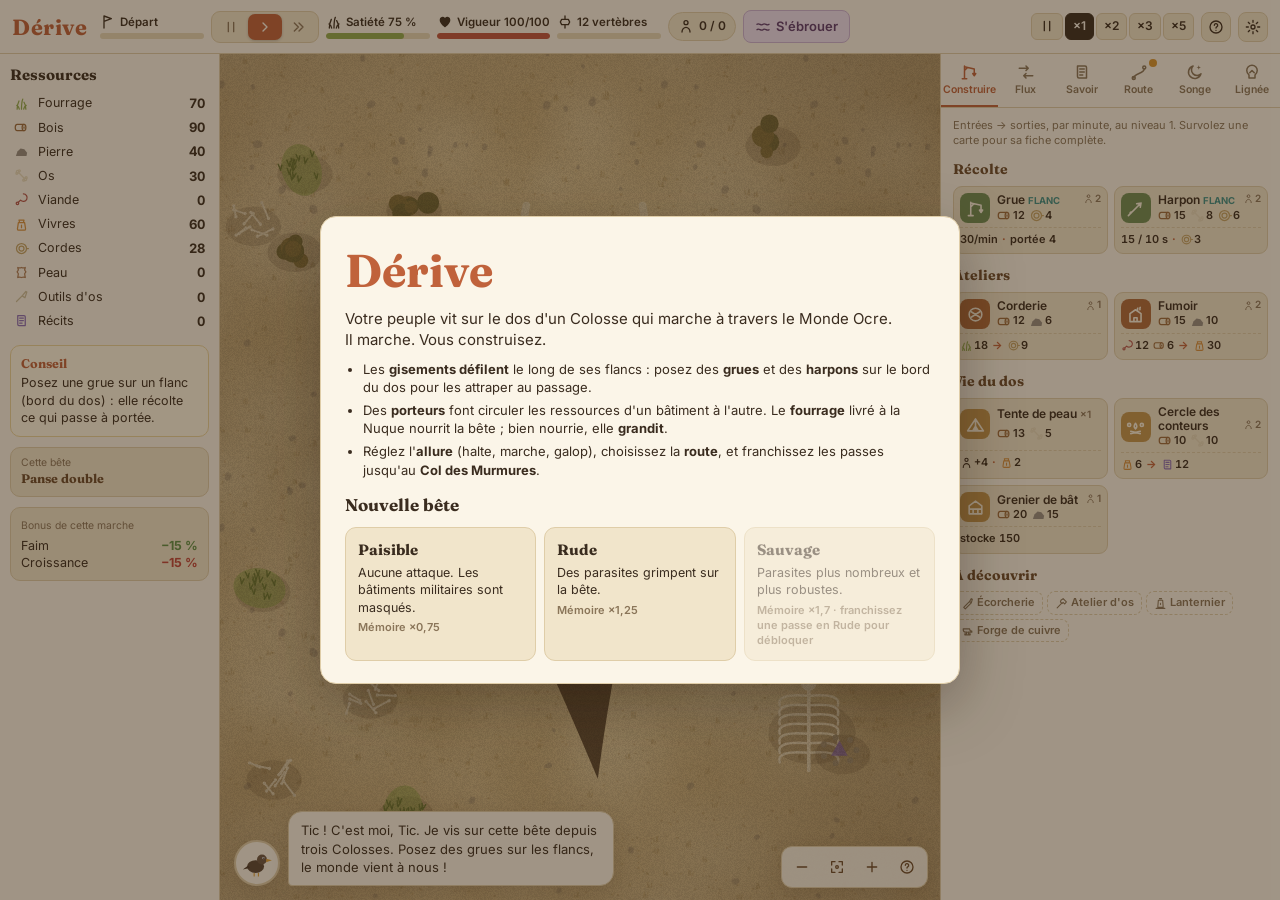
<file: index.html>
<!doctype html>
<html lang="fr">
<head>
  <meta charset="utf-8">
  <meta name="viewport" content="width=device-width, initial-scale=1">
  <title>Dérive</title>
  <link rel="preconnect" href="https://fonts.googleapis.com">
  <link href="https://fonts.googleapis.com/css2?family=Fraunces:opsz,wght@9..144,500;9..144,700&family=Inter:wght@400;500;600;700&display=swap" rel="stylesheet">
  <link rel="stylesheet" href="css/style.css">
</head>
<body>
  <div id="app">
    <header id="topbar"></header>
    <aside id="left">
      <div id="resources"></div>
      <div id="hint"></div>
    </aside>
    <main id="center">
      <canvas id="map"></canvas>
      <div id="toasts"></div>
      <div id="tic"><div class="tic-bird" aria-hidden="true"></div><div class="tic-text"></div></div>
      <div id="botbar" class="hidden">Mode Bot actif <button class="btn sm" data-action="bot">Reprendre la main</button></div>
      <div id="cine"></div>
    </main>
    <aside id="right">
      <nav id="tabs"></nav>
      <div id="panel"></div>
      <div id="selection" class="hidden"></div>
    </aside>
  </div>
  <div id="modal-root"></div>
  <div id="tooltip"></div>

  <!-- Scripts classiques (sans module) : le jeu fonctionne aussi en ouvrant index.html directement. -->
  <script src="js/core/util.js"></script>
  <script src="js/data/resources.js"></script>
  <script src="js/data/buildings.js"></script>
  <script src="js/data/progression.js"></script>
  <script src="js/data/lore.js"></script>
  <script src="js/data/events.js"></script>
  <script src="js/data/saga.js"></script>
  <script src="js/ui/icons.js"></script>
  <script src="js/core/mods.js"></script>
  <script src="js/core/state.js"></script>
  <script src="js/core/beast.js"></script>
  <script src="js/core/route.js"></script>
  <script src="js/core/world.js"></script>
  <script src="js/core/economy.js"></script>
  <script src="js/core/logistics.js"></script>
  <script src="js/core/defense.js"></script>
  <script src="js/core/logic.js"></script>
  <script src="js/core/chronicle.js"></script>
  <script src="js/core/saga.js"></script>
  <script src="js/core/bot.js"></script>
  <script src="js/ui/lore.js"></script>
  <script src="js/ui/info.js"></script>
  <script src="js/ui/render.js"></script>
  <script src="js/ui/ui.js"></script>
  <script src="js/main.js"></script>
</body>
</html>
</file>
<file: css/style.css>
/* Dérive : papier, sable, ocre et encre brune. */
:root {
  --paper: #f3e9d4;
  --panel: #fbf5e8;
  --panel2: #f1e5cb;
  --line: #dfcda8;
  --ink: #3a2c1f;
  --muted: #8a7559;
  --accent: #c0623b;
  --accent2: #3f8f86;
  --good: #5f8f45;
  --bad: #c0443a;
  --warn: #d9952f;
  --gold: #e3b14a;
  --shadow: 0 6px 20px rgba(70, 45, 20, 0.16);
  --r: 10px;
}
* { box-sizing: border-box; }
html, body { margin: 0; height: 100%; overflow: hidden; background: var(--paper); color: var(--ink); font: 13px/1.4 Inter, system-ui, sans-serif; }
button { font: inherit; color: inherit; cursor: pointer; }
h1, h2, h3, h4 { font-family: Fraunces, Georgia, serif; font-weight: 700; margin: 0; }
.hidden { display: none !important; }
.muted { color: var(--muted); }
.small { font-size: 12px; }
.ic { width: 16px; height: 16px; vertical-align: -3px; flex: none; }
.ri { display: inline-flex; }
.ri .ic { width: 15px; height: 15px; }

#app { display: grid; grid-template-columns: 220px 1fr 340px; grid-template-rows: auto 1fr; height: 100vh; }
#topbar { grid-column: 1 / 4; display: flex; align-items: center; gap: 10px; padding: 7px 12px; background: var(--panel); border-bottom: 1px solid var(--line); flex-wrap: wrap; min-height: 54px; }
#left { background: var(--panel); border-right: 1px solid var(--line); overflow-y: auto; padding: 10px; }
#center { position: relative; overflow: hidden; background: #d8c497; }
#right { background: var(--panel); border-left: 1px solid var(--line); display: flex; flex-direction: column; min-height: 0; }
#map { display: block; width: 100%; height: 100%; cursor: crosshair; }

/* Barre du haut */
.brand { display: flex; flex-direction: column; margin-right: 6px; }
.brand b { font-family: Fraunces, serif; font-size: 22px; line-height: 1; color: var(--accent); letter-spacing: 0.5px; }
.brand small { color: var(--muted); font-size: 11px; }
.tb-block { min-width: 104px; }
@media (max-width: 1500px) { .pace span { display: none; } #topbar { gap: 7px; } .brand small { display: none; } }
.tb-block .lbl { font-size: 11.5px; font-weight: 600; white-space: nowrap; display: flex; align-items: center; gap: 4px; }
.bar { height: 6px; background: #e6d7b6; border-radius: 4px; overflow: hidden; margin-top: 3px; }
.bar i { display: block; height: 100%; background: var(--accent2); border-radius: 4px; transition: width .3s; }
.bar.food i { background: #93ab4f; } .bar.vig i { background: #c0533f; } .bar.grow i { background: #c9a35a; }
.bar.step i { background: #8b6db5; } .bar.bad i { background: var(--bad); }
.paces { display: flex; background: var(--panel2); border-radius: 9px; padding: 2px; border: 1px solid var(--line); }
.pace { display: flex; align-items: center; gap: 4px; padding: 5px 9px; border: 0; background: none; border-radius: 7px; font-weight: 600; font-size: 12px; color: var(--muted); }
.pace.on { background: var(--accent); color: #fff8ec; box-shadow: 0 1px 3px rgba(0,0,0,.2); }
.chip { display: inline-flex; align-items: center; gap: 5px; padding: 5px 9px; border-radius: 20px; background: var(--panel2); border: 1px solid var(--line); font-weight: 600; font-size: 12px; white-space: nowrap; }
.chip.bad { background: #f6d9cf; border-color: #e3a291; color: #8e2e22; }
.chip.warn { background: #fbe8c4; border-color: #e5bf72; color: #7a5212; animation: pulse 1s infinite alternate; }
@keyframes pulse { to { box-shadow: 0 0 0 3px rgba(217,149,47,.25); } }
.speeds { display: flex; gap: 2px; margin-left: auto; }
.spd { border: 1px solid var(--line); background: var(--panel2); border-radius: 6px; padding: 4px 7px; font-weight: 600; font-size: 12px; }
.spd.on { background: var(--ink); color: var(--panel); border-color: var(--ink); }

/* Boutons */
.btn { display: inline-flex; align-items: center; justify-content: center; gap: 5px; border: 1px solid var(--line); background: var(--panel2); border-radius: 8px; padding: 6px 11px; font-weight: 600; }
.btn:hover:not(:disabled) { border-color: var(--accent); }
.btn:disabled { opacity: .45; cursor: default; }
.btn.primary { background: var(--accent); color: #fff8ec; border-color: #a5522f; }
.btn.danger { color: var(--bad); }
.btn.sm { padding: 3px 8px; font-size: 12px; }
.btn.wide { width: 100%; margin-top: 8px; }
.btn.icon { padding: 6px; }
.btn.shake { background: #efe0f2; border-color: #cdb2d6; color: #5d3a6c; }

/* Gauche */
#left h3 { font-size: 15px; margin-bottom: 6px; }
.res { display: grid; grid-template-columns: 18px 1fr auto; column-gap: 6px; align-items: center; padding: 3px 4px; border-radius: 6px; }
.res:hover { background: var(--panel2); }
.res .n { font-size: 12.5px; } .res b { font-variant-numeric: tabular-nums; }
.res small { grid-column: 2 / 4; text-align: right; font-size: 10.5px; color: var(--muted); margin-top: -3px; }
.res small.pos { color: var(--good); } .res small.neg { color: var(--bad); }
.advice { margin-top: 12px; padding: 9px 10px; background: #fff7e3; border: 1px solid #ecd59c; border-radius: var(--r); font-size: 12.5px; }
.advice b { display: block; font-family: Fraunces, serif; color: var(--accent); margin-bottom: 2px; }

.mutation, .timed { margin-top: 10px; padding: 8px 10px; border: 1px solid var(--line); border-radius: var(--r); background: var(--panel2); font-size: 12.5px; }
.mutation small, .timed small { color: var(--muted); }
.mutation small { display: block; }
.mutation b { font-family: Fraunces, serif; color: #6b4a2b; }
.timed ul { margin: 3px 0 0; padding: 0; list-style: none; }
.timed li { display: flex; justify-content: space-between; gap: 6px; }
.choice-cost { display: flex; gap: 5px; }

/* Droite */
#tabs { display: grid; grid-template-columns: repeat(6, 1fr); border-bottom: 1px solid var(--line); }
.tab { position: relative; border: 0; background: none; padding: 9px 1px 7px; display: flex; flex-direction: column; align-items: center; gap: 2px; font-size: 10.5px; font-weight: 600; color: var(--muted); border-bottom: 2px solid transparent; }
.tab.on { color: var(--accent); border-bottom-color: var(--accent); }
.tab .ic { width: 18px; height: 18px; }
.tab .dot { position: absolute; top: 5px; right: 10px; width: 8px; height: 8px; border-radius: 50%; background: var(--warn); }
#panel { flex: 1; overflow-y: auto; padding: 10px 12px; min-height: 0; }
#panel h4 { font-size: 14px; margin: 12px 0 6px; color: #6b4a2b; }
#panel h4:first-child { margin-top: 0; }
.cards { display: grid; grid-template-columns: 1fr 1fr; gap: 6px; }
.card { display: grid; grid-template-columns: 30px 1fr; grid-template-rows: auto auto auto; column-gap: 7px; align-items: center; text-align: left; padding: 6px; border: 1px solid var(--line); background: var(--panel2); border-radius: 9px; }
.card:hover { border-color: var(--accent); }
.card.on { border-color: var(--accent); box-shadow: 0 0 0 2px rgba(192,98,59,.25); background: #fff4e2; }
.card.poor { opacity: .6; }
.card .ci { grid-row: 1 / 3; }
.card .cn small { font-size: 10px; color: var(--muted); font-weight: 600; }
.card .cn .jb { float: right; display: inline-flex; align-items: center; gap: 1px; }
.card .cn .jb .ic { width: 11px; height: 11px; }
.card .cf { grid-column: 1 / 3; margin-top: 4px; padding-top: 4px; border-top: 1px dashed var(--line); }
.card .cn { font-weight: 600; font-size: 12px; line-height: 1.15; }
.card .cn em { font-style: normal; font-size: 9.5px; color: var(--accent2); font-weight: 700; text-transform: uppercase; }
.card .cc { display: flex; flex-wrap: wrap; gap: 4px; }
.ci { display: inline-flex; align-items: center; justify-content: center; width: 30px; height: 30px; border-radius: 8px; color: #fbf3e1; }
.ci .ic { width: 19px; height: 19px; }
.cat-recolte { background: #6f8d55; } .cat-atelier { background: #b06a3b; } .cat-vie { background: #c3954d; } .cat-defense { background: #874538; } .cat-base { background: #6a4f86; }
.cost { display: inline-flex; align-items: center; gap: 1px; font-size: 11px; font-weight: 600; }
.cost.miss { color: var(--bad); }
.placing { padding: 7px 9px; background: #eaf2dc; border: 1px solid #bcd39b; border-radius: 8px; margin-bottom: 8px; display: flex; justify-content: space-between; align-items: flex-start; gap: 6px; }
.placing small { display: block; color: #5d6f47; font-size: 10.5px; margin-top: 3px; }
.placing .pl1 { display: flex; flex-wrap: wrap; align-items: center; gap: 6px; }
.placing .cc { display: inline-flex; gap: 4px; }
.recits { display: flex; align-items: center; gap: 6px; font-size: 14px; padding: 6px 9px; background: var(--panel2); border-radius: 8px; margin-bottom: 6px; }
.tech { display: flex; justify-content: space-between; align-items: center; gap: 8px; padding: 7px 9px; border: 1px solid var(--line); border-radius: 9px; margin-bottom: 5px; background: var(--panel2); }
.tech p { margin: 2px 0 0; font-size: 11.5px; color: var(--muted); }
.tech.done { opacity: .6; } .tech.locked { opacity: .5; }
.tech.ready { border-color: #c9a35a; background: #fff6df; }
.tech.key { border-left: 3px solid var(--gold); }
.tech .ok { color: var(--good); font-weight: 700; }
.routemap { display: flex; align-items: center; gap: 3px; overflow-x: auto; padding: 6px 0 8px; }
.rl { display: flex; flex-direction: column; gap: 5px; }
.rarrow { color: var(--line); font-size: 18px; }
.rn { display: flex; flex-direction: column; align-items: center; width: 52px; padding: 5px 2px; border: 1px solid var(--line); border-radius: 9px; background: var(--panel2); font-size: 9.5px; font-weight: 600; color: var(--muted); }
.rn .ic { width: 18px; height: 18px; }
.rn.past { opacity: .4; }
.rn.cur { background: var(--accent); color: #fff8ec; border-color: #a5522f; }
.rn.opt { border-color: var(--accent2); color: var(--ink); box-shadow: 0 0 0 2px rgba(63,143,134,.18); }
.rn.chosen { background: var(--accent2); color: #fff; }
.req { display: flex; flex-direction: column; gap: 4px; }
.rq { padding: 5px 8px; border-radius: 7px; background: var(--panel2); border: 1px solid var(--line); font-size: 12px; }
.rq.ok { border-color: #a9c88a; background: #eef5e2; }
.rq .bar { margin-top: 4px; }
.market { display: flex; flex-direction: column; gap: 4px; }
.offer { display: flex; align-items: center; gap: 4px; padding: 5px 8px; background: var(--panel2); border-radius: 7px; font-weight: 600; }
.offer .btn { margin-left: auto; } .offer.used { opacity: .5; }
.plist { margin: 4px 0; padding-left: 18px; font-size: 12px; }
.plist li { margin-bottom: 3px; }

#selection { border-top: 1px solid var(--line); padding: 10px 12px; background: #f7eedb; max-height: 46%; overflow-y: auto; }
.selh { display: flex; gap: 9px; align-items: flex-start; }
.selh > div { flex: 1; }
.selh .x { border: 0; background: none; font-size: 20px; line-height: 1; color: var(--muted); }
.tags { display: flex; flex-wrap: wrap; gap: 4px; margin: 6px 0; }
.tags span { font-size: 10.5px; padding: 2px 7px; border-radius: 10px; background: #f4dfc8; color: #7c4a26; font-weight: 600; }
.status { margin: 5px 0; font-size: 12px; font-weight: 600; padding: 4px 8px; border-radius: 6px; background: #fbe8c4; color: #7a5212; }
.status.st-faim, .status.st-munitions, .status.st-ruine { background: #f6d9cf; color: #8e2e22; }
.status.st-plein { background: #dce9f3; color: #2e5677; }
.stock { display: flex; flex-wrap: wrap; align-items: center; gap: 6px; margin: 4px 0; font-size: 12px; }
.stock small { color: var(--muted); width: 48px; }
.stock span { display: inline-flex; align-items: center; gap: 2px; font-weight: 600; }
.filter { display: flex; flex-wrap: wrap; align-items: center; gap: 3px; margin: 6px 0; }
.filter small { color: var(--muted); width: 48px; font-size: 12px; }
.filter .btn.on { background: var(--accent2); color: #fff; border-color: var(--accent2); }
.acts { display: flex; flex-wrap: wrap; gap: 6px; margin-top: 8px; }

/* Carte : superpositions */
#toasts { position: absolute; top: 10px; left: 50%; transform: translateX(-50%); display: flex; flex-direction: column; gap: 6px; align-items: center; pointer-events: none; z-index: 5; }
.toast { background: var(--panel); border: 1px solid var(--line); padding: 7px 13px; border-radius: 20px; box-shadow: var(--shadow); font-weight: 600; transition: opacity .5s, transform .5s; }
.toast.good { border-color: #a9c88a; } .toast.bad { border-color: #e3a291; color: #8e2e22; }
.toast.out { opacity: 0; transform: translateY(-8px); }
#tic { position: absolute; left: 14px; bottom: 14px; display: flex; align-items: flex-end; gap: 8px; max-width: 380px; opacity: 0; transform: translateY(10px); transition: opacity .4s, transform .4s; pointer-events: none; z-index: 4; }
#tic.show { opacity: 1; transform: none; }
.tic-bird { width: 46px; height: 46px; flex: none; border-radius: 50%; background: #fbf5e8 url("data:image/svg+xml,%3Csvg xmlns='http://www.w3.org/2000/svg' viewBox='0 0 48 48'%3E%3Cellipse cx='22' cy='29' rx='12' ry='9' fill='%235a4636'/%3E%3Ccircle cx='31' cy='19' r='7' fill='%236b5442'/%3E%3Cpath d='M37 18l8 2-8 3z' fill='%23e3a43a'/%3E%3Ccircle cx='33' cy='17' r='1.6' fill='%23fff'/%3E%3Ccircle cx='33.4' cy='17.2' r='.8' fill='%23111'/%3E%3Cpath d='M12 27l-8 6 10-2z' fill='%234a382a'/%3E%3Cpath d='M20 38v5M26 38v5' stroke='%23e3a43a' stroke-width='1.6'/%3E%3C/svg%3E") center/80% no-repeat; border: 2px solid var(--line); box-shadow: var(--shadow); }
.tic-text { background: var(--panel); border: 1px solid var(--line); border-radius: 14px 14px 14px 4px; padding: 9px 12px; box-shadow: var(--shadow); font-size: 13px; }
#botbar { position: absolute; top: 10px; right: 10px; background: #2f3a4a; color: #fff; padding: 6px 10px; border-radius: 8px; display: flex; gap: 8px; align-items: center; font-weight: 600; z-index: 5; }
#botbar .btn { color: var(--ink); }
#cine { position: absolute; inset: 0; display: flex; align-items: center; justify-content: center; pointer-events: none; opacity: 0; transition: opacity 1s; background: linear-gradient(transparent, rgba(40,25,10,.45), transparent); z-index: 6; }
#cine.show { opacity: 1; }
#cine div { text-align: center; color: #fff8ec; text-shadow: 0 2px 12px rgba(0,0,0,.5); }
#cine h1 { font-size: 54px; }
#cine small { text-transform: uppercase; letter-spacing: 3px; font-weight: 700; }
#cine p { font-size: 18px; margin: 4px 0 0; }

/* Fenêtres */
.modal-bg { position: fixed; inset: 0; background: rgba(50, 32, 15, .45); display: flex; align-items: center; justify-content: center; z-index: 20; padding: 16px; }
.modal { background: var(--panel); border-radius: 16px; padding: 22px 24px; width: 460px; max-width: 100%; max-height: 92vh; overflow-y: auto; box-shadow: 0 20px 60px rgba(40,25,10,.35); border: 1px solid var(--line); }
.modal.wide { width: 640px; }
.modal h1 { font-size: 46px; color: var(--accent); }
.modal h2 { font-size: 24px; margin-bottom: 6px; }
.modal h3 { font-size: 17px; margin: 14px 0 8px; }
.modal .lead { font-size: 15px; margin: 4px 0 10px; }
.modal .big { font-size: 20px; font-weight: 700; display: flex; align-items: center; gap: 6px; color: #6b4a2b; }
.modal .big .ic { width: 24px; height: 24px; }
.howto { padding-left: 18px; margin: 6px 0; } .howto li { margin-bottom: 5px; }
.choices { display: grid; grid-template-columns: repeat(auto-fit, minmax(170px, 1fr)); gap: 8px; margin-top: 10px; }
.choice { display: flex; flex-direction: column; gap: 4px; text-align: left; padding: 11px 12px; border: 1px solid var(--line); background: var(--panel2); border-radius: 11px; }
.choice:hover:not(:disabled) { border-color: var(--accent); background: #fff4e2; }
.choice b { font-family: Fraunces, serif; font-size: 15px; }
.choice span { font-size: 12.5px; }
.choice em { font-style: normal; font-size: 11px; color: var(--muted); font-weight: 600; }
.choice.risky { border-color: #e3a291; } .choice.risky em { color: var(--bad); }
.choice.locked { opacity: .5; cursor: default; }
.row { display: flex; gap: 8px; align-items: center; margin: 8px 0; }

#tooltip { position: fixed; z-index: 30; pointer-events: none; display: none; background: #3a2c1f; color: #f8eedb; padding: 6px 9px; border-radius: 7px; font-size: 12px; max-width: 280px; box-shadow: var(--shadow); }
#tooltip.rich { background: var(--panel); color: var(--ink); border: 1px solid var(--line); padding: 9px 11px; width: 310px; max-width: 310px; max-height: calc(100vh - 16px); overflow: hidden; border-radius: 10px; box-shadow: 0 10px 34px rgba(50,30,10,.28); }
#tooltip.rich small { color: var(--muted); }
.tt-h { display: flex; gap: 8px; align-items: flex-start; }
.tt-h b { font-family: Fraunces, serif; font-size: 15px; }
.tt-h p { margin: 1px 0 0; font-size: 11.5px; color: var(--muted); }
.tt-f { margin: 6px 0 0; font-family: Fraunces, serif; font-style: italic; font-size: 12px; color: #7a5a3a; }
.tt-s { margin-top: 7px; padding-top: 5px; border-top: 1px solid var(--line); }
.tt-s > small { display: block; font-weight: 700; font-size: 10.5px; text-transform: uppercase; letter-spacing: .4px; margin-bottom: 2px; }
.tt-s > small i { font-style: normal; font-weight: 500; text-transform: none; letter-spacing: 0; }
.tt-r { display: grid; grid-template-columns: 18px 1fr auto; column-gap: 5px; align-items: center; font-size: 12px; }
.tt-r b { font-variant-numeric: tabular-nums; }
.tt-r em { grid-column: 2 / 4; font-style: normal; font-size: 10.5px; color: var(--muted); margin-top: -2px; }
.tt-r.miss b { color: var(--bad); }
.tt-p { margin: 2px 0 0; font-size: 11.5px; }
.tt-c { display: flex; flex-wrap: wrap; gap: 3px; margin-top: 3px; }
.tt-c span { display: inline-flex; align-items: center; gap: 2px; padding: 1px 6px; background: var(--panel2); border-radius: 8px; font-size: 11px; font-weight: 600; }
.tt-lock { margin-top: 6px; padding: 4px 7px; background: #f4e3d2; color: #7a4a26; border-radius: 6px; font-size: 11.5px; font-weight: 600; }
.tt-st { margin: 3px 0; font-size: 11.5px; font-weight: 700; color: #8e5a12; }

/* Débits */
.legend { margin: 0 0 8px; font-size: 11px; color: var(--muted); }
.cf { display: flex; flex-wrap: wrap; align-items: center; gap: 4px; font-size: 11px; font-weight: 600; font-variant-numeric: tabular-nums; }
.cf span { display: inline-flex; align-items: center; gap: 1px; }
.cf i { font-style: normal; color: var(--accent); font-weight: 700; }
.cf .ic, .fl .ic, .nextlv .ic { width: 13px; height: 13px; }
.lockedb { display: flex; flex-wrap: wrap; gap: 4px; }
.lockedb span { display: inline-flex; align-items: center; gap: 3px; padding: 3px 7px; border: 1px dashed var(--line); border-radius: 8px; font-size: 11px; color: var(--muted); font-weight: 600; }
.lockedb .ic { width: 13px; height: 13px; }
.fl { display: flex; flex-wrap: wrap; align-items: center; gap: 7px; margin: 3px 0; font-size: 12px; font-weight: 600; }
.fl small { color: var(--muted); width: 58px; font-weight: 500; }
.fl span { display: inline-flex; align-items: center; gap: 2px; }
.fl em { font-style: normal; font-weight: 500; font-size: 10.5px; color: var(--muted); margin-left: 3px; }
.cad { display: grid; grid-template-columns: 58px 1fr auto; align-items: center; gap: 6px; margin: 5px 0; font-size: 12px; }
.cad small { color: var(--muted); } .cad .bar { margin: 0; } .cad b { color: #a77a18; }
.bar.gold i { background: linear-gradient(90deg, #d9a93a, #f2c14e); }
.nextlv { margin-top: 7px; padding: 5px 8px; background: #fff7e3; border: 1px dashed #e0c98f; border-radius: 7px; }
.nextlv small { color: #8a6a2a; font-weight: 700; font-size: 11px; }
.nextlv div { display: flex; flex-wrap: wrap; gap: 6px; font-size: 11.5px; font-weight: 600; margin-top: 1px; }
.nextlv span { display: inline-flex; align-items: center; gap: 2px; }
.timed .pos { color: var(--good); } .timed .neg { color: var(--bad); }
.timed li span { color: inherit; }

/* Onglet Flux */
.flux-top { display: grid; grid-template-columns: 1.4fr 1fr 1fr; gap: 6px; margin-bottom: 6px; }
.flux-top > div { background: var(--panel2); border: 1px solid var(--line); border-radius: 9px; padding: 6px 8px; }
.flux-top small { display: block; color: var(--muted); font-size: 10.5px; }
.flux-top b { font-family: Fraunces, serif; font-size: 18px; }
.ftable { display: flex; flex-direction: column; gap: 3px; }
.fh, .fr-row { display: grid; grid-template-columns: 1fr 44px 54px 64px; align-items: center; gap: 4px; font-size: 11.5px; }
.fh { color: var(--muted); font-size: 10.5px; }
.fh span:nth-child(n+2), .fr-row > span:nth-child(n+2) { text-align: right; }
.fr-row { padding: 4px 6px 5px; border-radius: 7px; background: var(--panel2); font-variant-numeric: tabular-nums; }
.fr-row .n { display: inline-flex; align-items: center; gap: 4px; font-weight: 600; }
.fr-row .st { font-weight: 700; font-size: 10.5px; }
.fr-row.deficit .st { color: var(--bad); } .fr-row.juste .st { color: var(--good); } .fr-row.excedent .st { color: #3e7fa8; } .fr-row.libre .st { color: var(--muted); }
.bal { grid-column: 1 / 5; position: relative; height: 4px; background: #e6d7b6; border-radius: 3px; margin-top: 2px; }
.bal i { display: block; height: 100%; border-radius: 3px; background: #93ab4f; }
.bal u { position: absolute; left: 66.6%; top: -2px; bottom: -2px; width: 2px; background: var(--ink); opacity: .55; text-decoration: none; }
.fr-row.deficit .bal i { background: var(--bad); } .fr-row.excedent .bal i { background: #6ba2c4; }
.hint { grid-column: 1 / 5; color: var(--bad); font-size: 10.5px; }
.issues { display: flex; flex-direction: column; gap: 3px; }
.issue { display: flex; gap: 7px; align-items: center; text-align: left; padding: 4px 6px; border: 1px solid var(--line); border-radius: 8px; background: var(--panel2); font-size: 12px; }
.issue:hover { border-color: var(--accent); }
.issue .ci { width: 24px; height: 24px; } .issue .ci .ic { width: 15px; height: 15px; } .issue small { color: var(--muted); }
.ok-line { color: var(--good); font-weight: 600; font-size: 12px; }

/* Onglet Songe */
.eveil { background: linear-gradient(135deg, #2c2547, #4a3a6e); color: #efe6ff; padding: 9px 11px; border-radius: 10px; margin-bottom: 6px; }
.eveil small { color: #c8bbea; } .eveil b { font-family: Fraunces, serif; font-size: 18px; display: block; }
.eveil .bar { background: rgba(255,255,255,.18); } .eveil .pts { display: inline; font-size: 12px; color: #f2c14e; font-family: inherit; }
.voix { padding: 7px 9px; border: 1px solid var(--line); border-radius: 9px; background: var(--panel2); margin-bottom: 5px; }
.voix .vh { display: flex; align-items: center; gap: 5px; }
.voix .vh b { font-family: Fraunces, serif; flex: 1; } .voix .vh em { font-style: normal; font-weight: 700; font-size: 15px; }
.voix > small { color: var(--muted); font-size: 11px; }
.dons { display: flex; flex-wrap: wrap; gap: 3px; margin-top: 4px; }
.don { font-size: 10.5px; padding: 1px 6px; border-radius: 8px; border: 1px solid var(--line); color: var(--muted); font-weight: 600; }
.don.on { background: #efe6ff; border-color: #bda6e6; color: #5a3f8c; }
.comp { padding: 7px 9px; border: 1px solid var(--line); border-radius: 9px; margin-bottom: 5px; background: var(--panel2); font-size: 12px; }
.comp.on { border-color: #bda6e6; background: #f6f0ff; }
.comp p { margin: 2px 0 0; font-size: 11.5px; } .comp small { color: var(--muted); }
.cact { display: flex; flex-wrap: wrap; gap: 4px; margin-top: 5px; }
.jbook { margin-bottom: 6px; } .jbook small { display: block; color: var(--muted); font-size: 10.5px; }
.jline { display: block; width: 100%; text-align: left; border: 0; background: none; padding: 2px 4px; font-family: Fraunces, serif; font-style: italic; font-size: 13px; color: #5a3f8c; border-radius: 5px; }
.jline:hover { background: #efe6ff; }

/* Songes */
.modal.dream { background: radial-gradient(120% 90% at 50% 0%, #3c3163, #1d1832 75%); color: #e9e2f6; border-color: #4f4380; }
.modal.dream h2 { font-size: 30px; color: #f4ecff; font-weight: 500; font-style: italic; }
.modal.dream p { font-family: Fraunces, Georgia, serif; font-size: 15.5px; line-height: 1.55; color: #ddd4f0; }
.modal.dream .dbook { color: #a89ccd; text-transform: uppercase; letter-spacing: 2px; font-size: 11px; font-weight: 600; }
.modal.dream .choice { background: rgba(255,255,255,.06); border-color: rgba(255,255,255,.16); color: #efe8fb; }
.modal.dream .choice:hover:not(:disabled) { background: rgba(255,255,255,.13); border-color: #b9a6e8; }
.modal.dream .choice span { color: #bfb4dc; }
.modal.dream .choice em { filter: brightness(1.35); }
.modal.dream .dgain { font-size: 13px; font-style: italic; margin: 4px 0; }
.modal.dream .dchosen { font-style: italic; color: #b9a6e8; font-size: 13px; }
.modal.dream .btn.primary { background: #6a55a8; border-color: #8a75c8; }

/* Guide */
.modal.xl { width: 860px; }
.gtabs { display: flex; gap: 4px; margin: 6px 0 10px; }
.gtabs .btn.on { background: var(--accent); color: #fff8ec; border-color: #a5522f; }
.gt { width: 100%; border-collapse: collapse; font-size: 12px; }
.gt th { text-align: left; color: var(--muted); font-size: 11px; padding: 3px 6px; }
.gt td { padding: 4px 6px; border-top: 1px solid var(--line); vertical-align: top; }
.gt tr.locked { opacity: .6; }
.gt .n { display: inline-flex; align-items: center; gap: 4px; }
.grules { display: grid; grid-template-columns: 1fr 1fr; gap: 8px; }
.grules div { background: var(--panel2); border: 1px solid var(--line); padding: 7px 10px; border-radius: 9px; }
.grules b { font-family: Fraunces, serif; } .grules p { margin: 2px 0 0; font-size: 12px; }

/* Commandes de la vue */
#viewctl { position: absolute; right: 12px; bottom: 12px; display: grid; gap: 3px; padding: 4px; background: rgba(251,245,232,.92); border: 1px solid var(--line); border-radius: 11px; box-shadow: var(--shadow); z-index: 4; }
#viewctl.v3 { grid-template-columns: repeat(3, 32px); }
#viewctl.v2 { grid-template-columns: repeat(4, 32px); }
#viewctl button { width: 32px; height: 32px; display: flex; align-items: center; justify-content: center; border: 0; background: none; border-radius: 7px; color: #6b4a2b; }
#viewctl button:hover { background: var(--panel2); color: var(--accent); }
#view-needle { display: inline-flex; color: var(--accent); }


@media (max-width: 1000px) {
  #app { grid-template-columns: 1fr; grid-template-rows: auto 45vh auto auto; height: auto; }
  html, body { overflow: auto; }
  #topbar { grid-column: 1; }
  #left { order: 3; border: 0; } #right { order: 4; border: 0; } #center { order: 2; }
}
</file>
